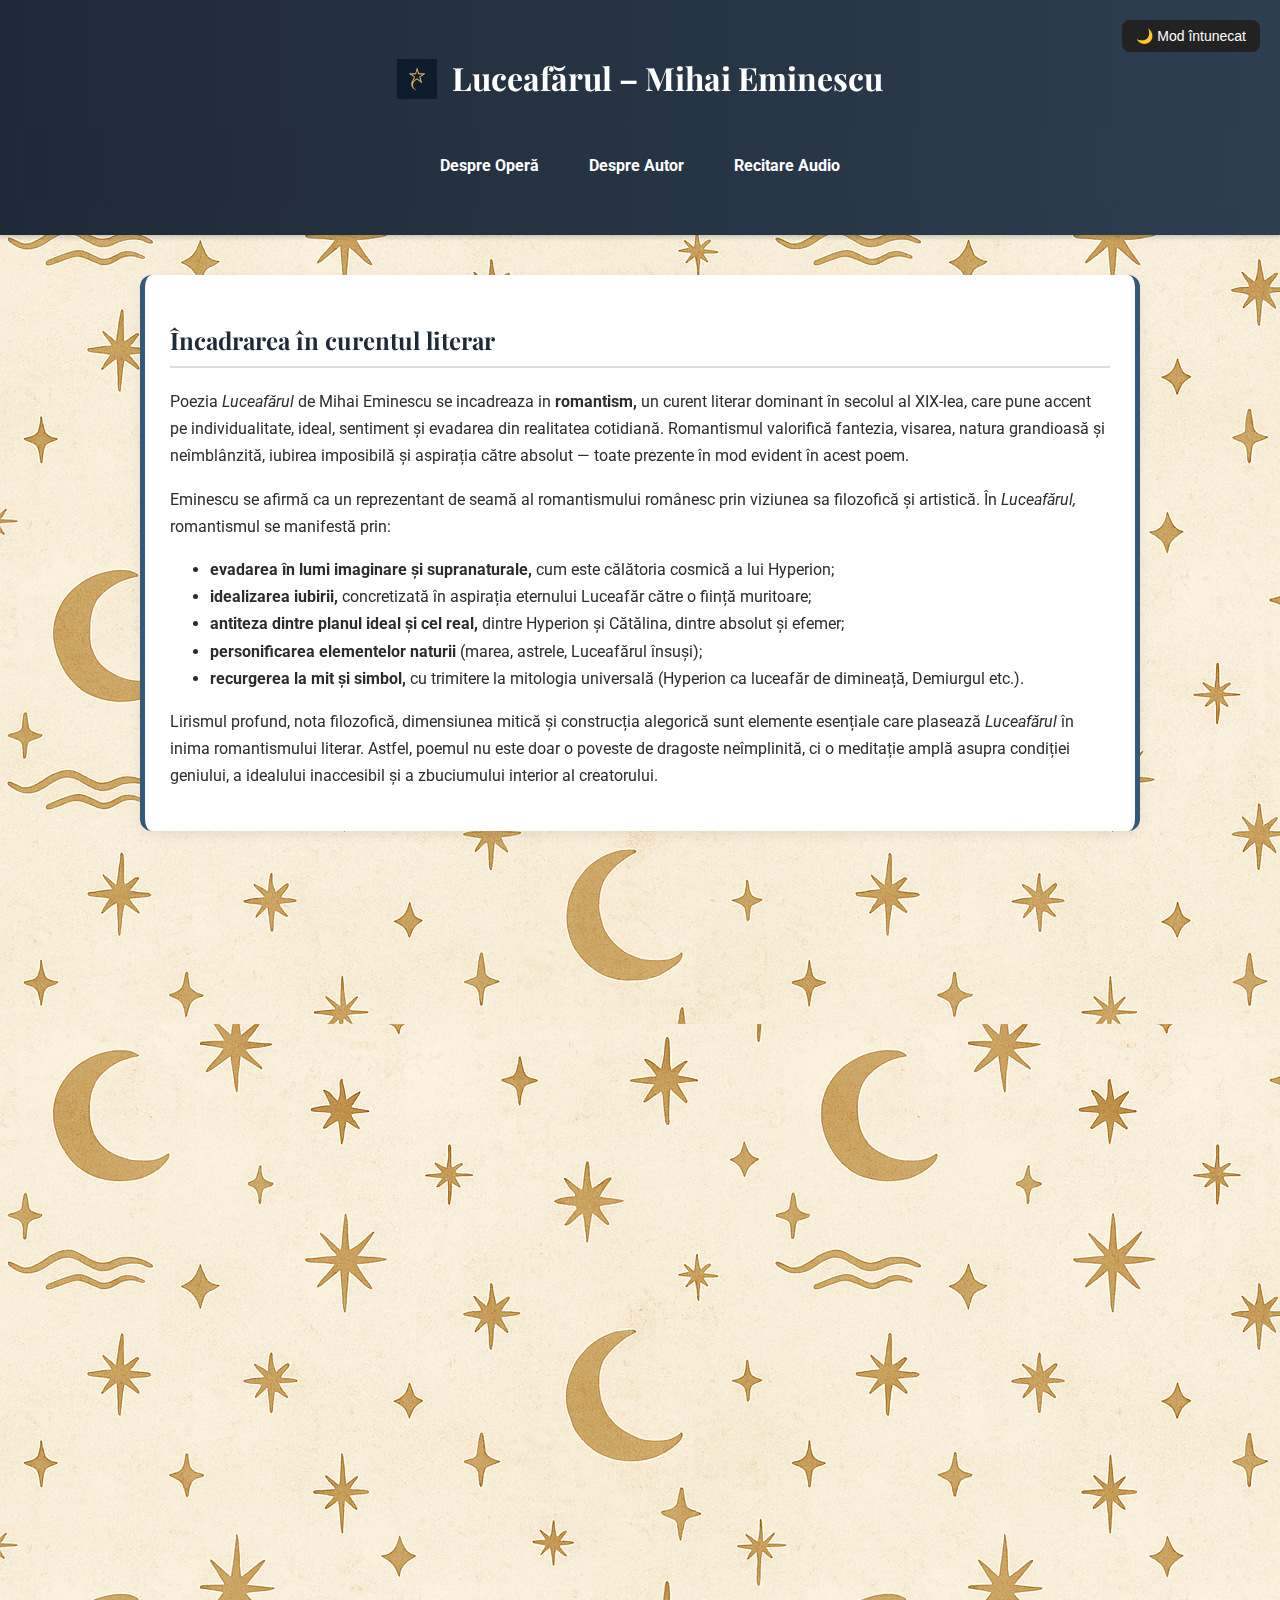
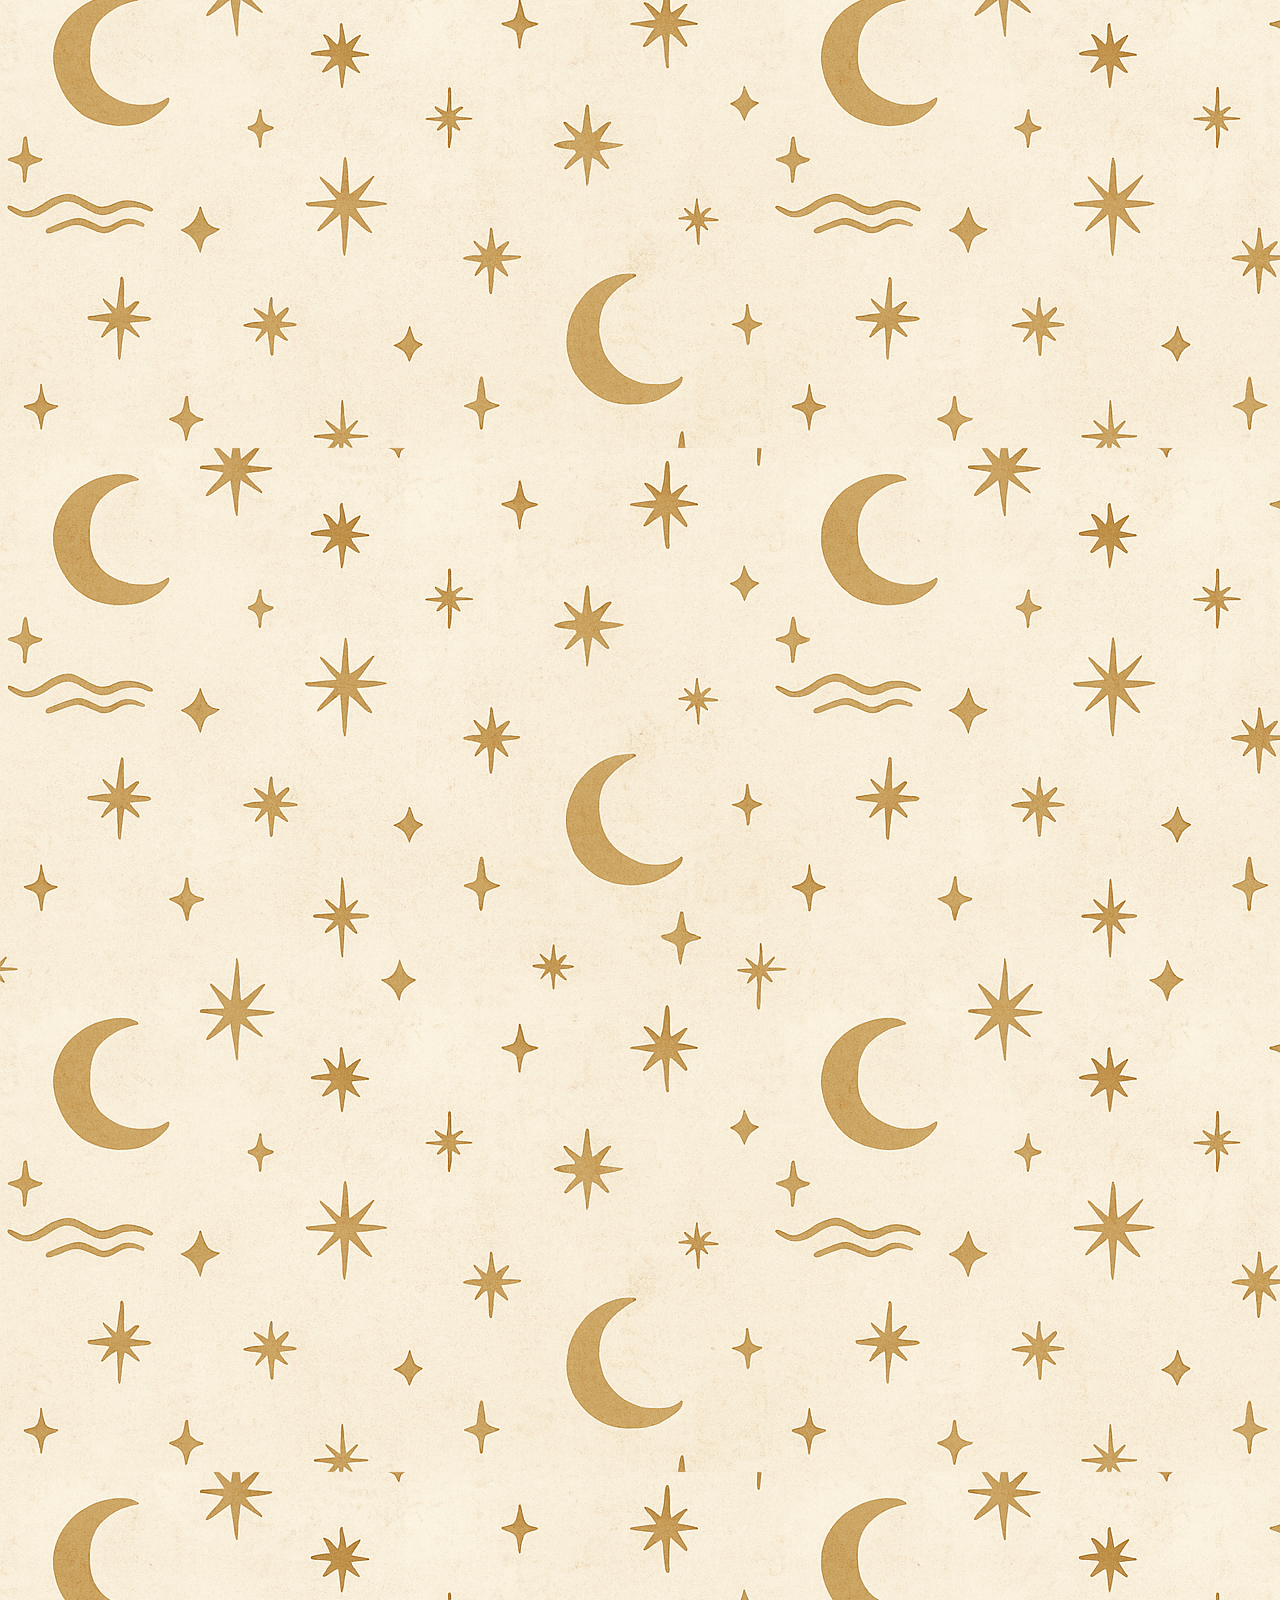
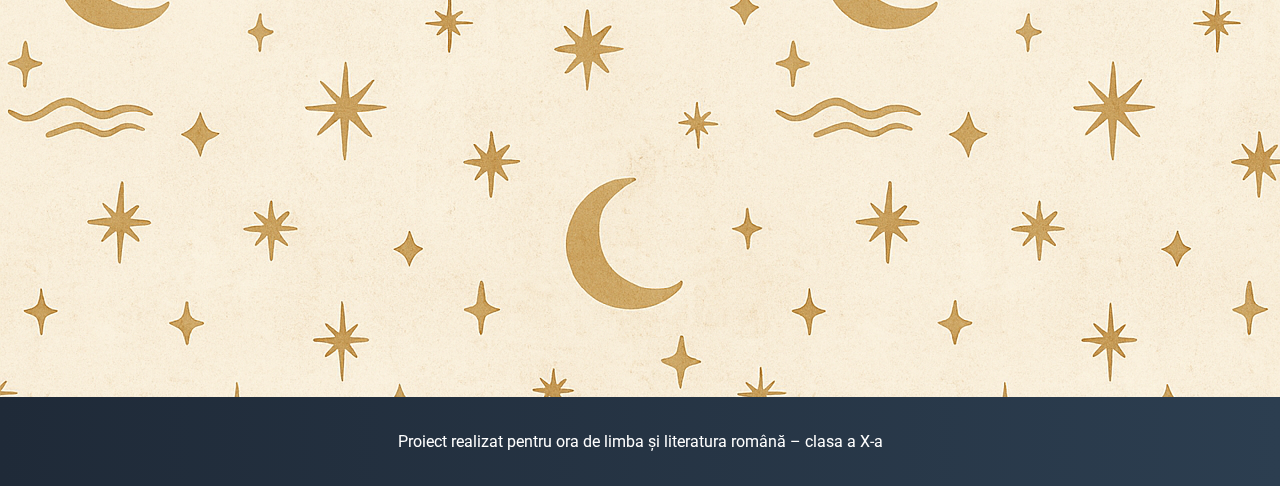
<file: index.html>
<!DOCTYPE html>
<html lang="ro">
<head>
    <meta charset="UTF-8">
    <meta name="viewport" content="width=device-width, initial-scale=1.0">
    <title>Luceafărul - Mihai Eminescu</title>
    <link rel="stylesheet" href="style.css">
    <link href="https://fonts.googleapis.com/css2?family=Playfair+Display:wght@600&family=Roboto&display=swap" rel="stylesheet">
    <link rel="icon" href="imagini/luceafarul-icon.png" type="image/png">
</head>
    <a href="#" class="scroll-top" id="scrollTopBtn">↑</a>
<body>
   <header>
    <div class="logo-container">
        <img src="imagini/luceafarul-icon.png" alt="Logo Luceafărul" class="logo">
        <h1>Luceafărul – Mihai Eminescu</h1>
    </div>
    <nav>
        <ul>
            <li><a href="index.html">Despre Operă</a></li>
            <li><a href="Eminescu.html">Despre Autor</a></li>
            <li><a href="Audio.html">Recitare Audio</a></li>
        </ul>
    </nav>
    <button id="toggleDarkMode" class="dark-mode-toggle">🌙 Mod întunecat</button>
</header>

 <main>
    <section id="curent" class="card">
        <h2>Încadrarea în curentul literar</h2>
       <p>Poezia<em> Luceafărul </em>de Mihai Eminescu se incadreaza in <strong>romantism, </strong>un curent literar dominant în secolul al XIX-lea, care pune accent pe individualitate, ideal, sentiment și evadarea din realitatea cotidiană. Romantismul valorifică fantezia, visarea, natura grandioasă și neîmblânzită, iubirea imposibilă și aspirația către absolut — toate prezente în mod evident în acest poem.</p>
       <p>Eminescu se afirmă ca un reprezentant de seamă al romantismului românesc prin viziunea sa filozofică și artistică. În <em>Luceafărul,</em> romantismul se manifestă prin:</p>
        <ul>
            <li><strong>evadarea în lumi imaginare și supranaturale, </strong>cum este călătoria cosmică a lui Hyperion;</li>
            <li><strong>idealizarea iubirii, </strong>concretizată în aspirația eternului Luceafăr către o ființă muritoare;</li>
            <li><strong>antiteza dintre planul ideal și cel real, </strong>dintre Hyperion și Cătălina, dintre absolut și efemer;</li>
            <li><strong>personificarea elementelor naturii </strong>(marea, astrele, Luceafărul însuși);</li>
            <li><strong>recurgerea la mit și simbol, </strong>cu trimitere la mitologia universală (Hyperion ca luceafăr de dimineață, Demiurgul etc.).</li>
        </ul>
       <p>Lirismul profund, nota filozofică, dimensiunea mitică și construcția alegorică sunt elemente esențiale care plasează <em>Luceafărul</em> în inima romantismului literar. Astfel, poemul nu este doar o poveste de dragoste neîmplinită, ci o meditație amplă asupra condiției geniului, a idealului inaccesibil și a zbuciumului interior al creatorului.</p>
    </section>

    <section id="gen" class="card">
        <h2>Genul și specia literară</h2>
        <p>Poezia<em> Luceafărul </em>aparține<strong> genului lirico-epic,</strong> adică îmbină elemente lirice (exprimate prin sentimente, idei, simboluri) cu elemente epice (personaje, acțiune, narațiune). Naratorul relatează o poveste, dar în același timp exprimă idei filozofice și sentimente profunde. Prezența eului liric este discretă, dar se simte în perspectiva asupra lumii și în modul în care este conceput conflictul dintre absolut și contingent.</p>
       <p>Din punctul de vedere al speciei literare,<em> Luceafărul</em> este un <strong>poem filozofic si de dragoste.</strong> Este filozofic prin reflecția asupra condiției omului de geniu, aspirației către absolut și imposibilității împlinirii pe plan material. Este și un poem de dragoste, pentru că în centrul acțiunii se află povestea unei iubiri imposibile, dintre Luceafăr (Hyperion) și fata de împărat (Cătălina), două ființe aparținând unor lumi incompatibile.</p>
    </section>

    <section id="structura" class="card">
        <h2>Structura operei</h2>
        <p>Structura poemului este compusă din patru mari tablouri, fiecare reprezentând o etapă importantă în evoluția conflictului poetic:</p>
            <ul>
                <li><strong>Tabloul I:</strong> prezintă planul cosmic, mitic, și povestea de iubire dintre Hyperion (Luceafărul) și Cătălina, o ființă muritoare. Este evidențiată dorința de comuniune dintre două lumi opuse: lumea divină și lumea umană.</li>
                <li><strong>Tabloul II:</strong> introduce planul terestru și personajul Cătălin, pajul care o cucerește pe Cătălina. Această parte accentuează superficialitatea și instabilitatea lumii reale, în contrast cu idealul inaccesibil reprezentat de Hyperion.</li>
                <li><strong>Tabloul III:</strong> este cel mai încărcat de simboluri și semnificații filozofice. Hyperion pornește într-o călătorie cosmică pentru a căuta răspunsuri și îndrumare de la Demiurg. Acest episod marchează aspirația spre desăvârșire, dar și înțelegerea propriei condiții.</li>
                <li><strong>Tabloul IV:</strong> Luceafărul se întoarce în lumea muritorilor, dar este refuzat de Cătălina. El se detașează de această lume și alege să rămână în sfera sa, departe de oameni și de iubirea pământească.</li>
            </ul>
            <p>Poemul este scris în catrene, în versuri lungi de tip alexandrin (versuri de 14-16 silabe), cu rimă împerecheată și un ritm domol, meditativ.</p>
    </section>

    <section id="stil" class="card">
        <h2>Figuri de stil</h2>
        <p><em>Luceafarul </em>este o poezie bogată în figuri de stil, care contribuie la crearea unei atmosfere mitice și filozofice:</p>
        <ul>
            <li><strong>Epitetul</strong> accentuează trăsături fizice sau sufletești, ex: „mândrul soare”, „dulci păcate”, „marea grea”.</li>
            <li><strong>Metafora</strong> creează imagini poetice complexe: „trăind în cer cu foc”, „copilă blondă, ochi de vis”</li>
            <li><strong>Personificarea</strong> este des întâlnită, mai ales în descrierile naturii sau ale astrelor: „Luceafărul privea tăcut”, „soarele râdea”.</li>
            <li><strong>Hiperbola</strong> subliniază trăiri intense sau contraste majore: „Cu tot cu cerul tău cu tot”.</li>
            <li><strong>Repetiția</strong> este folosită pentru a accentua idei sau emoții: „Căci toți murim, murim...”</li>
            <li><strong>Simbolul</strong> are un rol esențial: Luceafărul devine simbolul absolutului, al geniului solitar și inaccesibil.</li>
        </ul>
    </section>

    <section id="tema" class="card">
        <h2>Tema poeziei</h2>
        <p>Tema centrală a poeziei este <strong>iubirea imposibilă</strong> dintre două entități aparținând unor lumi diferite: Hyperion (reprezentând idealul, absolutul) și Cătălina (reprezentând lumea reală, limitată). Această relație este imposibilă nu din lipsă de sentimente, ci din cauza diferenței de esență.</p>
        <p>Poemul reflectă și <strong>condiția geniului</strong> – ființa superioară, solitară, condamnată la neînțelegere și respingere de către lumea comună. Hyperion simbolizează această ființă excepțională, care, deși coboară printre oameni, nu poate fi niciodată pe deplin acceptată.</p>
        <p>Alte teme importante:</p>
        <ul>
            <li><strong>aspirația spre absolut;</strong></li>
            <li><strong>contrapunctul dintre cer și pământ;</strong></li>
            <li><strong>refuzul compromisului în numele unei existențe superioare;</strong></li>
            <li><strong>dualitatea om – demiurg / muritor – nemuritor.</strong></li>
        </ul>
    </section>

    <section id="concluzie" class="card">
        <h2>Concluzie</h2>
        <p><em>Luceafărul</em> este o operă de o complexitate rară, în care se împletesc armonios mitul, filozofia, iubirea și simbolismul romantic. Este o meditație asupra destinului omului superior, neînțeles de semenii săi și refuzat de o lume care nu îi poate înțelege profunzimea. Hyperion este imaginea eternului creator, izolat prin propria sa superioritate.</p>
        <p>Poezia lui Eminescu impresionează prin frumusețea limbajului, prin imaginația vastă și prin construcția simbolică. <em>Luceafărul</em> nu este doar o poveste de iubire, ci o adevărată alegorie a vieții spirituale, a dorinței de depășire a condiției umane și a dramei sufletului genial. Tocmai de aceea, această operă rămâne una dintre capodoperele literaturii române și universale.</p>
    </section>

    <section class="card">
    <h2>Galerie de imagini – Luceafărul</h2>
    <div class="galerie">
        <img src="imagini/luceafarul1.jpg" alt="Ilustrație Luceafărul 1">
        <img src="imagini/luceafarul2.jpg" alt="Ilustrație Luceafărul 2">
        <img src="imagini/luceafarul3.jpg" alt="Ilustrație Luceafărul 3">
        <img src="imagini/luceafarul4.jpg" alt="Ilustrație Luceafărul 4">
    </div>
</section>

</main>

    <footer>
        <p>Proiect realizat pentru ora de limba și literatura română – clasa a X-a</p>
    </footer>
    <script>
    const scrollBtn = document.getElementById("scrollTopBtn");

    window.addEventListener("scroll", () => {
        scrollBtn.style.display = window.scrollY > 300 ? "block" : "none";
    });

    scrollBtn.addEventListener("click", (e) => {
        e.preventDefault();
        window.scrollTo({ top: 0, behavior: "smooth" });
    });
</script>
<script>
    const cards = document.querySelectorAll('.card');

    const observer = new IntersectionObserver(entries => {
        entries.forEach(entry => {
            if (entry.isIntersecting) {
                entry.target.classList.add('show');
                observer.unobserve(entry.target);
            }
        });
    }, { threshold: 0.1 });

    cards.forEach(card => observer.observe(card));
</script>
<script>
    const darkModeToggle = document.getElementById('toggleDarkMode');
    const currentMode = localStorage.getItem('darkMode');

    // Aplică tema la încărcare
    if (currentMode === 'enabled') {
        document.body.classList.add('dark-mode');
    }

    darkModeToggle.addEventListener('click', () => {
        document.body.classList.toggle('dark-mode');
        const mode = document.body.classList.contains('dark-mode') ? 'enabled' : 'disabled';
        localStorage.setItem('darkMode', mode);
    });
</script>


</body>
</html>
</file>
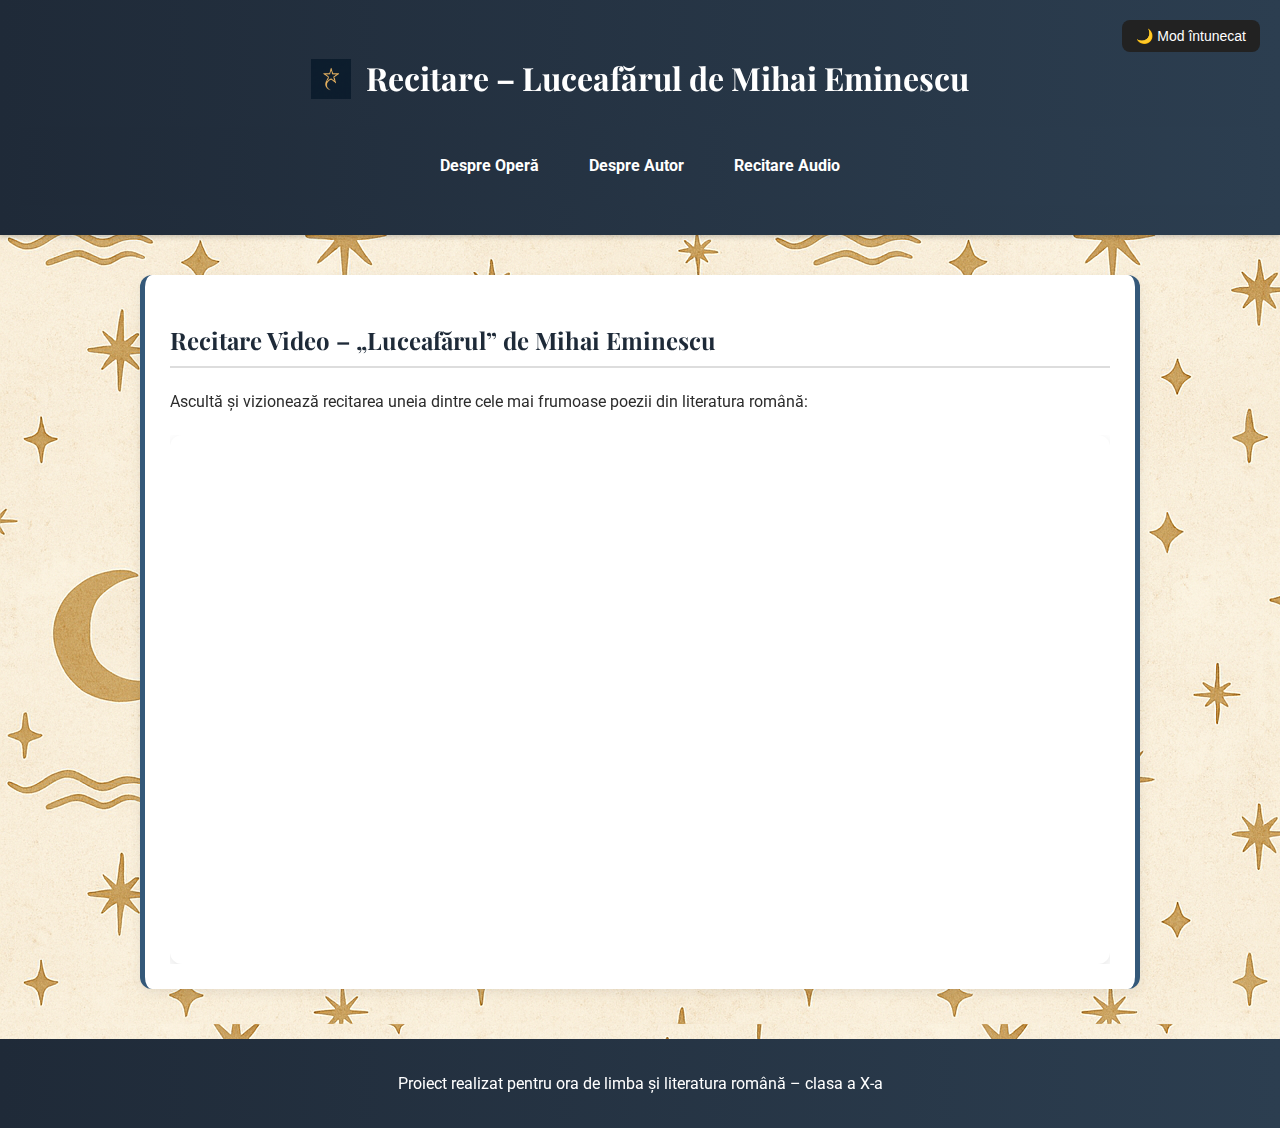
<file: Audio.html>
<!DOCTYPE html>
<html lang="ro">
<head>
    <meta charset="UTF-8">
    <meta name="viewport" content="width=device-width, initial-scale=1.0">
    <title>Recitare Audio – Luceafărul</title>
    <link rel="stylesheet" href="style.css">
    <link href="https://fonts.googleapis.com/css2?family=Playfair+Display:wght@600&family=Roboto&display=swap" rel="stylesheet">
    <link rel="icon" href="imagini/luceafarul-icon.png" type="image/png">
</head>
<body>

<a href="#" class="scroll-top" id="scrollTopBtn">↑</a>

<header>
    <div class="logo-container">
        <img src="imagini/luceafarul-icon.png" alt="Logo Luceafărul" class="logo">
        <h1>Recitare – Luceafărul de Mihai Eminescu</h1>
    </div>
    <nav>
        <ul>
            <li><a href="index.html">Despre Operă</a></li>
            <li><a href="Eminescu.html">Despre Autor</a></li>
            <li><a href="Audio.html" class="active">Recitare Audio</a></li>
        </ul>
    </nav>
    <button id="toggleDarkMode" class="dark-mode-toggle">🌙 Mod întunecat</button>
</header>

<main>
    <section class="card show">
        <h2>Recitare Video – „Luceafărul” de Mihai Eminescu</h2>
        <p>Ascultă și vizionează recitarea uneia dintre cele mai frumoase poezii din literatura română:</p>
        
        <div class="video-container">
            <iframe width="560" height="315" src="https://www.youtube.com/embed/IxyOOUGAuss" 
        title="Recitare Luceafărul" frameborder="0" 
        allow="accelerometer; autoplay; clipboard-write; encrypted-media; gyroscope; picture-in-picture" 
        allowfullscreen>
</iframe>

        </div>
    </section>
</main>


<footer>
    <p>Proiect realizat pentru ora de limba și literatura română – clasa a X-a</p>
</footer>

<script>
    const scrollBtn = document.getElementById("scrollTopBtn");

    window.addEventListener("scroll", () => {
        scrollBtn.style.display = window.scrollY > 300 ? "block" : "none";
    });

    scrollBtn.addEventListener("click", (e) => {
        e.preventDefault();
        window.scrollTo({ top: 0, behavior: "smooth" });
    });
</script>
<script>
    const cards = document.querySelectorAll('.card');

    const observer = new IntersectionObserver(entries => {
        entries.forEach(entry => {
            if (entry.isIntersecting) {
                entry.target.classList.add('show');
                observer.unobserve(entry.target);
            }
        });
    }, { threshold: 0.1 });

    cards.forEach(card => observer.observe(card));
</script>
<script>
    const darkModeToggle = document.getElementById('toggleDarkMode');
    const currentMode = localStorage.getItem('darkMode');

    // Aplică tema la încărcare
    if (currentMode === 'enabled') {
        document.body.classList.add('dark-mode');
    }

    darkModeToggle.addEventListener('click', () => {
        document.body.classList.toggle('dark-mode');
        const mode = document.body.classList.contains('dark-mode') ? 'enabled' : 'disabled';
        localStorage.setItem('darkMode', mode);
    });
</script>


</body>
</html>
</file>
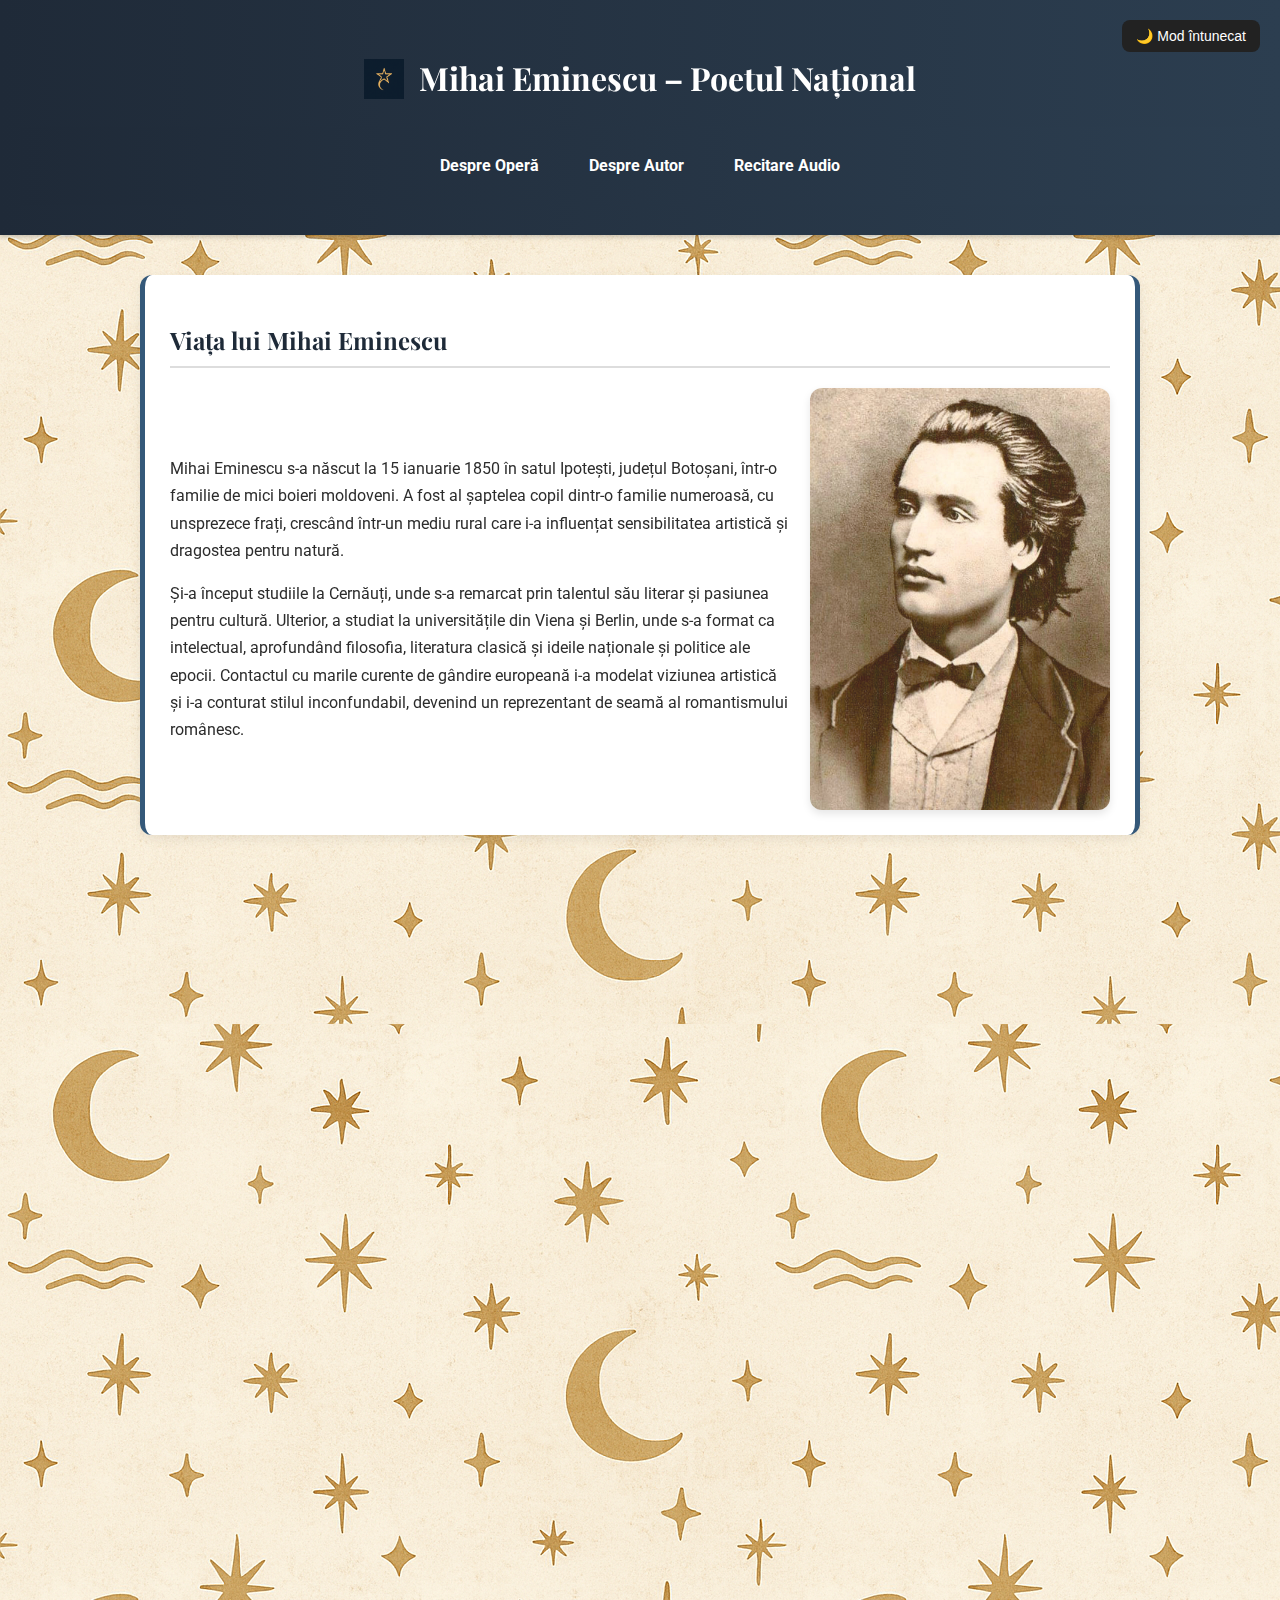
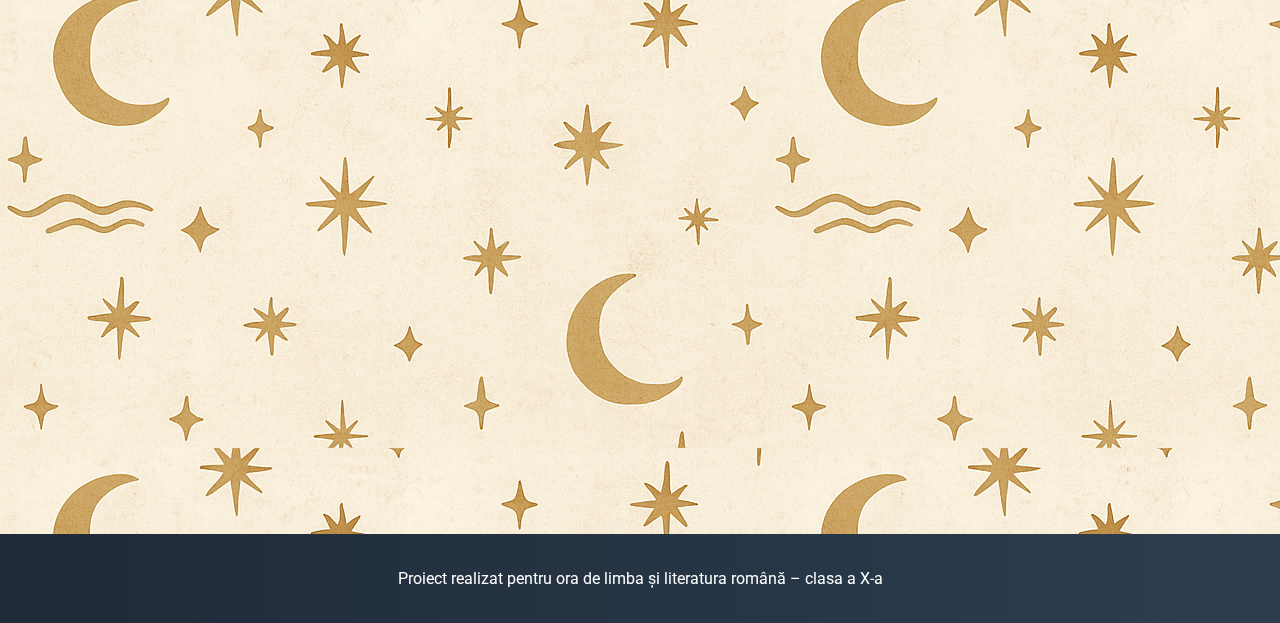
<file: Eminescu.html>
<!DOCTYPE html>
<html lang="ro">
<head>
    <meta charset="UTF-8">
    <meta name="viewport" content="width=device-width, initial-scale=1.0">
    <title>Despre Mihai Eminescu</title>
    <link rel="stylesheet" href="style.css">
    <link href="https://fonts.googleapis.com/css2?family=Playfair+Display:wght@600&family=Roboto&display=swap" rel="stylesheet">
    <link rel="icon" href="imagini/luceafarul-icon.png" type="image/png">
</head>
<a href="#" class="scroll-top" id="scrollTopBtn">↑</a>
<body>

<header>
    <div class="logo-container">
        <img src="imagini/luceafarul-icon.png" alt="Logo Luceafărul" class="logo">
        <h1>Mihai Eminescu – Poetul Național</h1>
    </div>
    <nav>
        <ul>
            <li><a href="index.html">Despre Operă</a></li>
            <li><a href="Eminescu.html">Despre Autor</a></li>
            <li><a href="Audio.html">Recitare Audio</a></li>
        </ul>
    </nav>
    <button id="toggleDarkMode" class="dark-mode-toggle">🌙 Mod întunecat</button>
</header>

<!-- ... antetul rămâne neschimbat ... -->

<main>
    <section class="card">
        <h2>Viața lui Mihai Eminescu</h2>
        <div class="card-content">
            <div class="card-text">
                <p>Mihai Eminescu s-a născut la 15 ianuarie 1850 în satul Ipotești, județul Botoșani, într-o familie de mici boieri moldoveni. A fost al șaptelea copil dintr-o familie numeroasă, cu unsprezece frați, crescând într-un mediu rural care i-a influențat sensibilitatea artistică și dragostea pentru natură.</p>
                <p>Și-a început studiile la Cernăuți, unde s-a remarcat prin talentul său literar și pasiunea pentru cultură. Ulterior, a studiat la universitățile din Viena și Berlin, unde s-a format ca intelectual, aprofundând filosofia, literatura clasică și ideile naționale și politice ale epocii. Contactul cu marile curente de gândire europeană i-a modelat viziunea artistică și i-a conturat stilul inconfundabil, devenind un reprezentant de seamă al romantismului românesc.</p>
            </div>
            <img src="imagini/eminescu-tanar.jpg" alt="Mihai Eminescu tânăr" class="poet-img">
        </div>
    </section>

    <section class="card reverse">
        <h2>Cariera literară</h2>
        <div class="card-content">
            <img src="imagini/eminescu-scriitor.jpg" alt="Eminescu scriind" class="poet-img">
            <div class="card-text">
                <p>Eminescu a debutat la vârsta de 16 ani și a devenit rapid cel mai important poet romantic român. A fost redactor la „Timpul”, ziarul oficial al Partidului Conservator, unde a publicat articole cu o profundă încărcătură patriotică și filozofică.</p>
                <p>Opera sa cuprinde poezii, proză și articole politice, remarcându-se prin profunzimea ideilor, limbajul rafinat și viziunea filozofică asupra lumii.</p>
            </div>
        </div>
    </section>

    <section class="card">
        <h2>Teme și influențe</h2>
        <div class="card-content">
            <div class="card-text">
                <p>Poezia eminesciană este marcată de teme precum iubirea, timpul, moartea, condiția geniului, natura și aspirația spre absolut. A fost influențat de romantism, dar și de filozofia lui Schopenhauer și Kant.</p>
                <p>În „Luceafărul”, toate aceste teme sunt împletite într-un mod complex, devenind una dintre cele mai reprezentative creații ale sale.</p>
            </div>
            <img src="imagini/eminescu-teme.jpeg" alt="Temele poeziei eminesciene" class="poet-img">
        </div>
    </section>

    <section class="card reverse">
        <h2>Moștenirea culturală</h2>
        <div class="card-content">
            <img src="imagini/mormant-eminescu.jpg" alt="Mormântul lui Eminescu" class="poet-img">
            <div class="card-text">
                <p>Mihai Eminescu a murit la 15 iunie 1889, la doar 39 de ani. A lăsat în urmă o operă vastă, care continuă să inspire generații întregi de cititori, scriitori și cercetători.</p>
                <p>Este considerat poetul național al României, iar ziua nașterii sale este sărbătorită anual ca Ziua Culturii Naționale.</p>
            </div>
        </div>
    </section>
</main>

<footer>
    <p>Proiect realizat pentru ora de limba și literatura română – clasa a X-a</p>
</footer>

<script>
    const scrollBtn = document.getElementById("scrollTopBtn");
    window.addEventListener("scroll", () => {
        scrollBtn.style.display = window.scrollY > 300 ? "block" : "none";
    });
    scrollBtn.addEventListener("click", (e) => {
        e.preventDefault();
        window.scrollTo({ top: 0, behavior: "smooth" });
    });
</script>

<script>
    const cards = document.querySelectorAll('.card');
    const observer = new IntersectionObserver(entries => {
        entries.forEach(entry => {
            if (entry.isIntersecting) {
                entry.target.classList.add('show');
                observer.unobserve(entry.target);
            }
        });
    }, { threshold: 0.1 });
    cards.forEach(card => observer.observe(card));
</script>
<script>
    const darkModeToggle = document.getElementById('toggleDarkMode');
    const currentMode = localStorage.getItem('darkMode');

    // Aplică tema la încărcare
    if (currentMode === 'enabled') {
        document.body.classList.add('dark-mode');
    }

    darkModeToggle.addEventListener('click', () => {
        document.body.classList.toggle('dark-mode');
        const mode = document.body.classList.contains('dark-mode') ? 'enabled' : 'disabled';
        localStorage.setItem('darkMode', mode);
    });
</script>

</body>
</html>
</file>
<file: style.css>
/* Fonturi și culori */
html {
  scroll-behavior: smooth;
}

body {
    margin: 0;
    font-family: 'Roboto', sans-serif;
    background: url('imagini/pattern.png');
    background-repeat: repeat;
    background-size: auto;
    color: #2c2c2c;
    line-height: 1.7;
    position: relative;
}

body::before {
    content: "";
    background: url('imagini/pattern.png');
    background-repeat: repeat;
    background-size: auto;
    position: fixed;
    top: 0; left: 0;
    width: 100%; height: 100%;
    opacity: 0.1;
    z-index: -1;
}

h1, h2 {
    font-family: 'Playfair Display', serif;
}

header {
    background: linear-gradient(to right, #1f2a38, #2c3e50);
    color: #fff;
    padding: 30px 20px;
    text-align: center;
    box-shadow: 0 2px 5px rgba(0,0,0,0.2);
}

nav {
    background: linear-gradient(to right, #1f2a38, #2c3e50);
    position: sticky;
    top: 0;
    z-index: 1000;
    padding: 10px 0;
}

nav ul {
    display: flex;
    justify-content: center;
    flex-wrap: wrap;
    list-style: none;
    padding: 0;
    margin-top: 15px;
    gap: 20px;
}

nav a {
    color: #fff;
    text-decoration: none;
    font-weight: bold;
    padding: 8px 15px;
    border-radius: 20px;
    transition: background 0.3s;
}

nav a:hover {
    background-color: #345879;
}

main {
    max-width: 1000px;
    margin: 40px auto;
    padding: 0 20px;
}

/* Carduri pentru secțiuni */
.card {
    background-color: #ffffff;
    border-radius: 12px;
    padding: 25px;
    margin-bottom: 40px;
    box-shadow: 0 4px 12px rgba(0,0,0,0.07);
    transition: transform 0.2s ease;
    opacity: 0;
    transform: translateY(40px);
    transition: opacity 0.6s ease, transform 0.6s ease;
    border-left: 5px solid #345879;
    border-right: 5px solid #345879;
}

.card.show {
    opacity: 1;
    transform: translateY(0);
}

.card:hover {
    transform: translateY(-4px);
}

h2 {
    color: #1e2a38;
    border-bottom: 2px solid #ddd;
    padding-bottom: 5px;
}

/* Scroll to top button */
.scroll-top {
    position: fixed;
    bottom: 20px;
    right: 20px;
    background: #1e2a38;
    color: #fff;
    font-size: 20px;
    padding: 10px 14px;
    border-radius: 50%;
    text-decoration: none;
    box-shadow: 0 2px 8px rgba(0,0,0,0.2);
    display: none;
    transition: background 0.3s;
}

.scroll-top:hover {
    background: #345879;
}

footer {
    background: linear-gradient(to right, #1f2a38, #2c3e50);
    color: #fff;
    text-align: center;
    padding: 15px 0;
    margin-top: 50px;
}

.logo-container {
    display: flex;
    align-items: center;
    justify-content: center;
    gap: 15px;
}

.logo {
    width: 40px;
    height: 40px;
}

.card-content {
    display: flex;
    align-items: center;
    gap: 20px;
    flex-wrap: wrap;
}

.card.reverse .card-content {
    flex-direction: row-reverse;
}

.card-text {
    flex: 1;
    min-width: 250px;
}

.poet-img {
    width: 300px;
    max-width: 100%;
    border-radius: 12px;
    box-shadow: 0 4px 8px rgba(0,0,0,0.1);
}

.video-container {
    position: relative;
    padding-bottom: 56.25%; /* 16:9 aspect ratio */
    height: 0;
    overflow: hidden;
    margin-top: 20px;
}

.video-container iframe {
    position: absolute;
    top: 0;
    left: 0;
    width: 100%;
    height: 100%;
    border-radius: 12px;
    box-shadow: 0 4px 12px rgba(0, 0, 0, 0.1);
}

.galerie {
    display: flex;
    flex-wrap: wrap;
    gap: 15px;
    justify-content: center;
    margin-top: 15px;
}

.galerie img {
    width: 200px;
    height: auto;
    border-radius: 10px;
    box-shadow: 0 4px 8px rgba(0,0,0,0.2);
    transition: transform 0.3s ease;
}

.galerie img:hover {
    transform: scale(1.05);
}

/* Stil pentru butonul de dark mode */
.dark-mode-toggle {
    position: absolute;
    top: 20px;
    right: 20px;
    padding: 8px 14px;
    font-size: 14px;
    background-color: #222;
    color: #fff;
    border: none;
    border-radius: 8px;
    cursor: pointer;
    transition: background 0.3s ease;
}
.dark-mode-toggle:hover {
    background-color: #444;
}

/* Tema întunecată */
body.dark-mode {
    background-color: #121212;
    color: #e0e0e0;
}

body.dark-mode header,
body.dark-mode footer {
    background-color: #1e1e1e;
    color: #f0f0f0;
}

body.dark-mode .card {
    background-color: #242424;
    box-shadow: 0 2px 6px rgba(0, 0, 0, 0.7);
}

body.dark-mode a {
    color: #90caf9;
}

body.dark-mode .scroll-top {
    background-color: #333;
    color: #fff;
}

body.dark-mode  h2 {
    color: #fff;
}

/* Responsive */
@media (max-width: 768px) {
    nav ul {
        flex-direction: column;
        gap: 10px;
    }

    .card {
        padding: 20px;
    }
}
</file>
